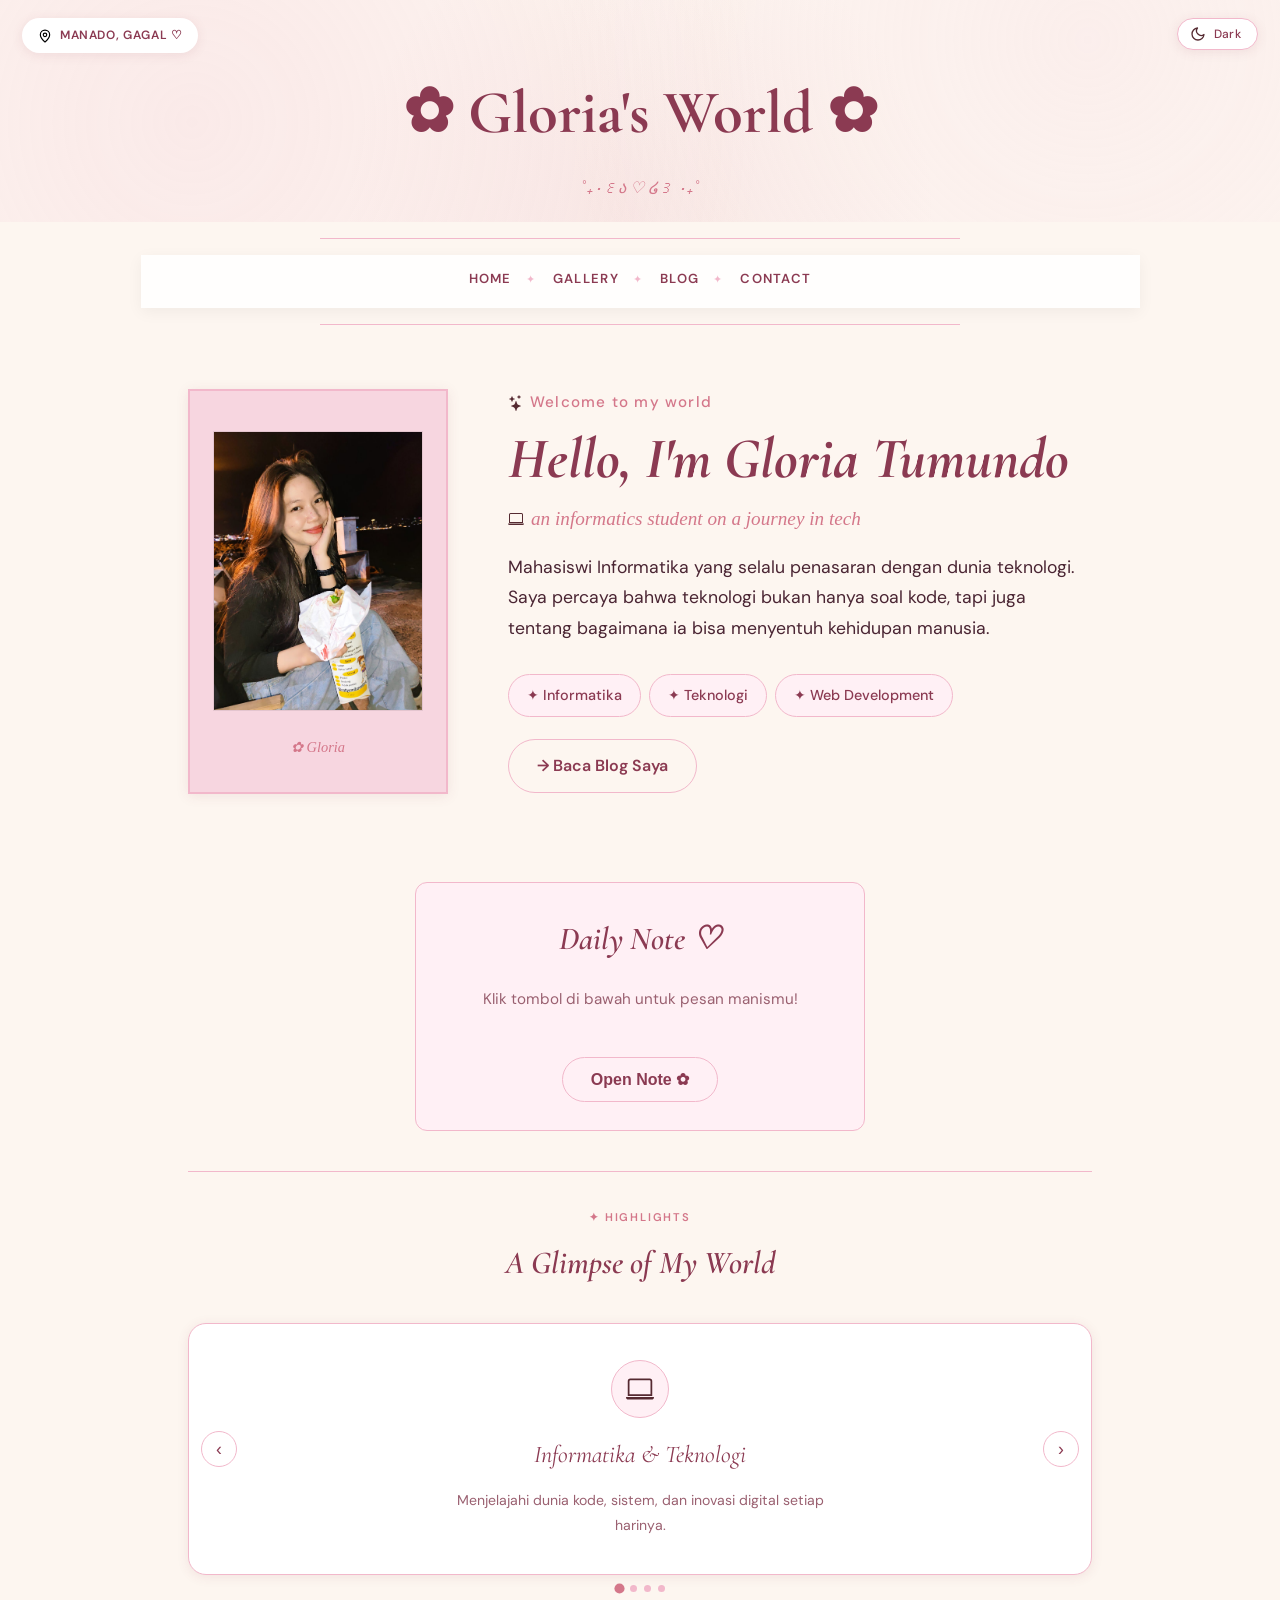
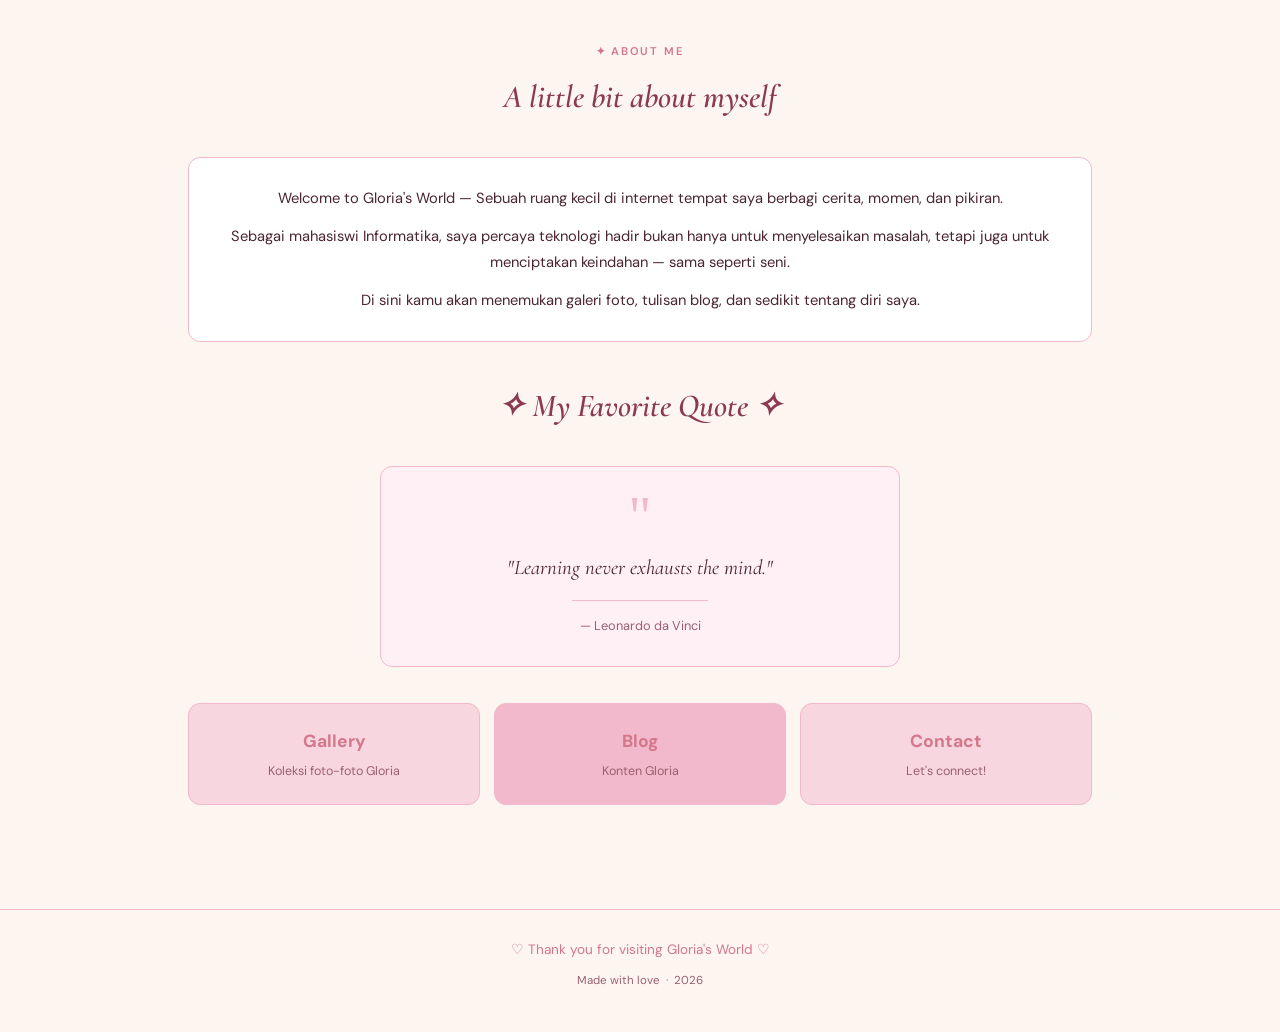
<file: index.html>
<!DOCTYPE html>
<html lang="id">
<head>
  <meta charset="UTF-8">
  <meta name="viewport" content="width=device-width, initial-scale=1.0">
  <title>Home — Gloria ✿</title>
  <link rel="stylesheet" href="style.css">
</head>
<body>


<!-- Dark Toggle -->
<button class="dark-toggle" id="darkToggle" aria-label="Toggle dark mode">
  <img src="icons/moon.svg"  class="toggle-icon moon-icon" alt="Dark">
  <img src="icons/sun.svg"   class="toggle-icon sun-icon"  alt="Light">
  <span class="toggle-label-moon">Dark</span>
  <span class="toggle-label-sun" style="display:none">Light</span>
</button>
<style>
  body.dark .toggle-label-moon { display:none!important; }
  body.dark .toggle-label-sun  { display:inline!important; }
</style>

<!-- Header -->
<header class="site-header fade-in">
  <h1 class="title">✿ Gloria's World ✿</h1>
  <p class="subtitle">˚₊‧꒰ა ♡ ໒꒱ ‧₊˚</p>
</header>
<hr class="divider">

<!-- Navbar -->
<nav class="navbar fade-in delay-1">
  <a href="index.html">Home</a><span class="sep">✦</span>
  <a href="gallery.html">Gallery</a><span class="sep">✦</span>
  <a href="blog.html">Blog</a><span class="sep">✦</span>
  <a href="contact.html">Contact</a>
  <!-- Widget Cuaca Minimalis di Navbar (Sejajar & Estetik) -->
</nav>
<hr class="divider">

<div class="page-wrapper">

  <!-- Hero -->
  <section class="hero-section">
    <div>
      <div class="hero-photo-frame fade-in delay-1">
        <img src="img/foto16.jpeg" alt="Gloria">
        <div class="hero-photo-caption">✿ Gloria</div>
      </div>
    </div>
    <div class="hero-text fade-in delay-2">
      <p class="welcome-tag">
        <img src="icons/stars.svg" class="icon-svg icon-svg-sm" alt="">
        Welcome to my world
      </p>
      <h2 class="hero-name">Hello, I'm Gloria Tumundo</h2>
      <p class="hero-role">
        <img src="icons/laptop.svg" class="icon-svg icon-svg-sm" alt="">
        an informatics student on a journey in tech
      </p>
      <p class="hero-desc">
        Mahasiswi Informatika yang selalu penasaran dengan dunia teknologi.
        Saya percaya bahwa teknologi bukan hanya soal kode, tapi juga tentang
        bagaimana ia bisa menyentuh kehidupan manusia.
      </p>
      <div class="hero-tags">
        <span class="tag-pill">✦ Informatika</span>
        <span class="tag-pill">✦ Teknologi</span>
        <span class="tag-pill">✦ Web Development</span>
      </div>
      <a href="blog.html" class="btn-link">→ Baca Blog Saya</a>
    </div>
  </section>
  
  <!-- Widget Daily Notes (Tengah Halaman) -->
  <section class="box-soft fade-in delay-2" style="max-width: 450px; margin: 40px auto; text-align: center; display: flex; flex-direction: column; align-items: center;">
  
    <h3 class="heading" style="font-family: var(--font-display); font-size: 2rem; font-style: italic; color: var(--text-wine); font-weight: 600; margin-bottom: 5px;">
    Daily Note ♡
    </h3>
  
    <p id="noteDisplay" style="font-family: var(--font-body); color: var(--text-mid); margin: 15px 0; min-height: 45px; font-size: 0.95rem; line-height: 1.6;">
      Klik tombol di bawah untuk pesan manismu!
    </p>
  
    <button id="btnNote" class="btn-link" style="margin-top: 10px;">
      Open Note ✿
    </button>

  </section>

  <hr class="divider" style="width:100%; margin:8px 0 36px;">

  <!-- Carousel -->
  <section class="fade-in">
    <div class="section-head">
      <span class="section-label">✦ Highlights</span>
      <h2 class="heading">A Glimpse of My World</h2>
    </div>
    <div class="carousel-wrapper">
      <button class="carousel-btn prev" id="carouselPrev" aria-label="Previous">‹</button>
      <div class="carousel-track" id="carouselTrack">

        <div class="carousel-slide">
          <div class="slide-icon">
            <img src="icons/laptop.svg" class="icon-svg-md icon-filter" alt="">
          </div>
          <p class="slide-title">Informatika &amp; Teknologi</p>
          <p class="slide-text">Menjelajahi dunia kode, sistem, dan inovasi digital setiap harinya.</p>
        </div>

        <div class="carousel-slide">
          <div class="slide-icon">
            <img src="icons/palette.svg" class="icon-svg-md icon-filter" alt="">
          </div>
          <p class="slide-title">Seni &amp; Kreativitas</p>
          <p class="slide-text">Percaya bahwa kode bisa menjadi medium seni — creative coding is my love.</p>
        </div>

        <div class="carousel-slide">
          <div class="slide-icon">
            <img src="icons/camera.svg" class="icon-svg-md icon-filter" alt="">
          </div>
          <p class="slide-title">Momen &amp; Kenangan</p>
          <p class="slide-text">Mengabadikan setiap momen indah dalam galeri foto penuh warna.</p>
        </div>

        <div class="carousel-slide">
          <div class="slide-icon">
            <img src="icons/book.svg" class="icon-svg-md icon-filter" alt="">
          </div>
          <p class="slide-title">Terus Belajar</p>
          <p class="slide-text">"Learning never exhausts the mind." — selalu ada hal baru untuk dipelajari.</p>
        </div>

      </div>
      <button class="carousel-btn next" id="carouselNext" aria-label="Next">›</button>
    </div>
    <div class="carousel-dots" id="carouselDots"></div>
  </section>

  <div class="spacer-md"></div>

  <!-- About -->
  <section class="fade-in">
    <div class="section-head">
      <span class="section-label">✦ About Me</span>
      <h2 class="heading">A little bit about myself</h2>
    </div>
    <div class="box" style="text-align:center;">
      <p style="color:var(--text-dark);font-size:.92rem;margin-bottom:12px;transition:color .4s ease;">
        Welcome to Gloria's World — Sebuah ruang kecil di internet tempat saya berbagi cerita, momen, dan pikiran.
      </p>
      <p style="color:var(--text-dark);font-size:.92rem;margin-bottom:12px;transition:color .4s ease;">
        Sebagai mahasiswi Informatika, saya percaya teknologi hadir bukan hanya untuk menyelesaikan masalah,
        tetapi juga untuk menciptakan keindahan — sama seperti seni.
      </p>
      <p style="color:var(--text-dark);font-size:.92rem;transition:color .4s ease;">
        Di sini kamu akan menemukan galeri foto, tulisan blog, dan sedikit tentang diri saya.
      </p>
    </div>
  </section>

  <div class="spacer-md"></div>

  <!-- Quote -->
  <section class="fade-in">
    <div class="section-head">
      <h2 class="heading">✧ My Favorite Quote ✧</h2>
    </div>
    <div class="box-soft" style="text-align:center;max-width:520px;margin:0 auto;">
      <span class="quote-mark">"</span>
      <p class="quote-text">"Learning never exhausts the mind."</p>
      <hr class="divider" style="width:30%;margin:14px auto 10px;">
      <p class="quote-author">— Leonardo da Vinci</p>
    </div>
  </section>

  <div class="spacer-md"></div>

  <!-- Quick Links -->
  <section class="fade-in">
    <div class="quick-links">
  <a href="gallery.html" class="quick-link-card">
    <div>
      <h3>Gallery</h3>
      <p>Koleksi foto-foto Gloria</p>
    </div>
  </a>

  <a href="blog.html" class="quick-link-card">
    <div>
      <h3>Blog</h3>
      <p>Konten Gloria</p>
    </div>
  </a>

  <a href="contact.html" class="quick-link-card">
    <div>
      <h3>Contact</h3>
      <p>Let's connect!</p>
    </div>
  </a>
</div>
  </section>

  <div class="spacer-lg"></div>
</div>


<!-- Footer -->
<footer class="site-footer">
  <p>♡ Thank you for visiting Gloria's World ♡</p>
  <small>Made with love &nbsp;·&nbsp; 2026</small>
</footer>

<script src="script.js"></script>
</body>
</html>
</file>
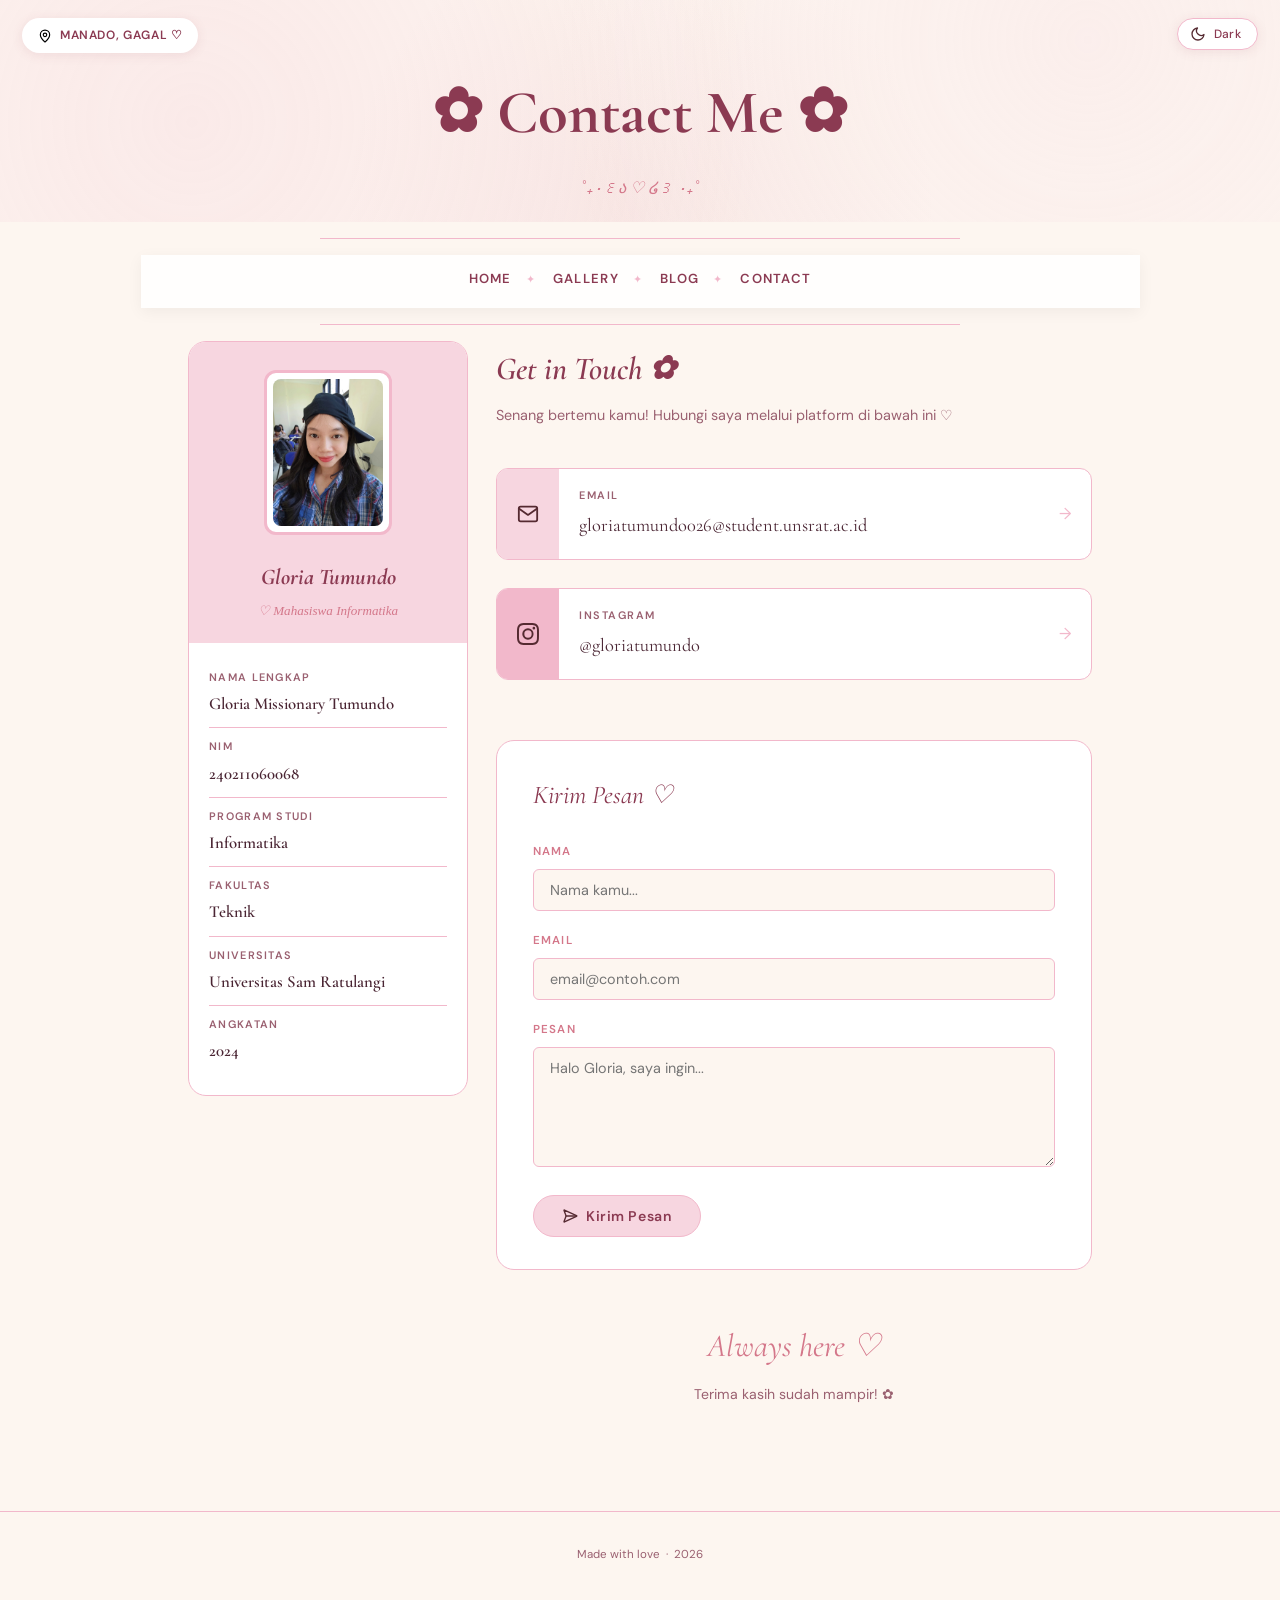
<file: contact.html>
<!DOCTYPE html>
<html lang="id">
<head>
  <meta charset="UTF-8">
  <meta name="viewport" content="width=device-width, initial-scale=1.0">
  <title>Contact — Gloria ✿</title>
  <link rel="stylesheet" href="style.css">
</head>
<body>

<button class="dark-toggle" id="darkToggle" aria-label="Toggle dark mode">
  <img src="icons/moon.svg" class="toggle-icon moon-icon" alt="Dark">
  <img src="icons/sun.svg"  class="toggle-icon sun-icon"  alt="Light">
  <span class="toggle-label-moon">Dark</span>
  <span class="toggle-label-sun" style="display:none">Light</span>
</button>
<style>
  body.dark .toggle-label-moon{display:none!important;}
  body.dark .toggle-label-sun{display:inline!important;}
</style>

<header class="site-header fade-in">
  <h1 class="title">✿ Contact Me ✿</h1>
  <p class="subtitle">˚₊‧꒰ა ♡ ໒꒱ ‧₊˚</p>
</header>
<hr class="divider">

<nav class="navbar fade-in delay-1">
  <a href="index.html">Home</a><span class="sep">✦</span>
  <a href="gallery.html">Gallery</a><span class="sep">✦</span>
  <a href="blog.html">Blog</a><span class="sep">✦</span>
  <a href="contact.html">Contact</a>
</nav>
<hr class="divider">

<div class="page-wrapper">

  <!-- ── SIDEBAR LAYOUT: Data Diri kiri, Kontak kanan ── -->
  <div class="contact-layout fade-in delay-2">

    <!-- KIRI: Data Diri -->
    <aside class="profile-sidebar">
      <div class="profile-sidebar-top">
        <div class="profile-photo-wrap">
          <img src="img/foto26.jpg" alt="Gloria Tumundo">
        </div>
        <p class="profile-name">Gloria Tumundo</p>
        <p class="profile-role">♡ Mahasiswa Informatika</p>
      </div>
      <div class="profile-data">
        <div class="profile-data-row">
          <span class="profile-data-key">Nama Lengkap</span>
          <span class="profile-data-val">Gloria Missionary Tumundo</span>
        </div>
        <div class="profile-data-row">
          <span class="profile-data-key">NIM</span>
          <span class="profile-data-val">240211060068</span>
        </div>
        <div class="profile-data-row">
          <span class="profile-data-key">Program Studi</span>
          <span class="profile-data-val">Informatika</span>
        </div>
        <div class="profile-data-row">
          <span class="profile-data-key">Fakultas</span>
          <span class="profile-data-val">Teknik</span>
        </div>
        <div class="profile-data-row">
          <span class="profile-data-key">Universitas</span>
          <span class="profile-data-val">Universitas Sam Ratulangi</span>
        </div>
        <div class="profile-data-row">
          <span class="profile-data-key">Angkatan</span>
          <span class="profile-data-val">2024</span>
        </div>
      </div>
    </aside>

    <!-- KANAN: Kontak (isi asli) -->
    <div class="contact-right">

      <div class="section-head" style="text-align:left; margin-bottom:24px;">
        <h2 class="heading" style="font-style:italic;">Get in Touch ✿</h2>
        <p style="font-size:.9rem;color:var(--text-mid);margin-top:6px;transition:color .4s;">
          Senang bertemu kamu! Hubungi saya melalui platform di bawah ini ♡
        </p>
      </div>

      <a href="mailto:gloriatumundo026@student.unsrat.ac.id" style="display:block;">
        <div class="contact-card">
          <div class="contact-icon">
            <img src="icons/mail.svg" class="icon-svg icon-filter" alt="Email">
          </div>
          <div class="contact-info">
            <p class="contact-label">Email</p>
            <p class="contact-value">gloriatumundo026@student.unsrat.ac.id</p>
          </div>
          <div class="contact-arrow">→</div>
        </div>
      </a>

      <a href="https://instagram.com/gloriatumundo" target="_blank" style="display:block;">
        <div class="contact-card">
          <div class="contact-icon blush">
            <img src="icons/instagram.svg" class="icon-svg icon-filter" alt="Instagram">
          </div>
          <div class="contact-info">
            <p class="contact-label">Instagram</p>
            <p class="contact-value">@gloriatumundo</p>
          </div>
          <div class="contact-arrow">→</div>
        </div>
      </a>

      <div class="spacer-sm"></div>

      <div class="contact-form">
        <p class="form-title">Kirim Pesan ♡</p>
        <form id="contactForm" novalidate>

          <div class="form-group">
            <label for="name">Nama</label>
            <input type="text" id="name" name="name" placeholder="Nama kamu...">
            <p class="form-error" id="nameError">Nama minimal 2 karakter ya ♡</p>
          </div>

          <div class="form-group">
            <label for="email">Email</label>
            <input type="email" id="email" name="email" placeholder="email@contoh.com">
            <p class="form-error" id="emailError">Masukkan alamat email yang valid ♡</p>
          </div>

          <div class="form-group">
            <label for="message">Pesan</label>
            <textarea id="message" name="message" placeholder="Halo Gloria, saya ingin..."></textarea>
            <p class="form-error" id="messageError">Pesan minimal 10 karakter ya ♡</p>
          </div>

          <button type="submit" class="form-submit">
            <img src="icons/send-horizontal.svg" class="icon-svg-sm" alt=""
                 style="filter:invert(27%) sepia(20%) saturate(1100%) hue-rotate(300deg) brightness(0.72);">
            Kirim Pesan
          </button>

        </form>
        <div class="form-success" id="formSuccess">
          ✿ Terima kasih! Pesan kamu sudah saya terima ♡
        </div>
      </div>

      <div class="spacer-sm"></div>

      <div style="text-align:center;">
        <p style="font-family:'Cormorant Garamond',Georgia,serif;font-size:2rem;font-style:italic;color:var(--text-rose);">
          Always here ♡
        </p>
        <p style="font-size:.88rem;color:var(--text-mid);margin-top:8px;transition:color .4s;">
          Terima kasih sudah mampir! ✿
        </p>
      </div>

    </div><!-- /contact-right -->
  </div><!-- /contact-layout -->

  <div class="spacer-lg"></div>
</div>

<footer class="site-footer">
  <small>Made with love &nbsp;·&nbsp; 2026</small>
</footer>

<script src="script.js"></script>
</body>
</html>
</file>
<file: style.css>
/* ============================================================
   style.css — Gloria's World
   ============================================================ */

@import url('https://fonts.googleapis.com/css2?family=Cormorant+Garamond:ital,wght@0,300;0,400;0,600;0,700;1,300;1,400;1,600;1,700&family=DM+Sans:opsz,wght@9..40,300;9..40,400;9..40,500;9..40,600&display=swap');

/* ── Variables (Light Mode) ── */
:root {
  --bg:           #FDF6F0;
  --bg-card:      #FFFFFF;
  --bg-pink:      #F7D6E0;
  --bg-blush:     #F2B8CB;
  --bg-soft:      #FFF0F5;
  --text-dark:    #4A2533;
  --text-mid:     #9A6070;
  --text-rose:    #D4778A;
  --text-wine:    #8B3A52;
  --border:       #F2B8CB;
  --shadow-sm:    0 2px 12px rgba(139,58,82,0.10);
  --shadow-md:    0 8px 32px rgba(139,58,82,0.15);
  --shadow-lg:    0 16px 48px rgba(139,58,82,0.18);
  --glow:         0 0 20px rgba(212,119,138,0.38);
  --radius-sm:    6px;
  --radius-md:    12px;
  --radius-lg:    18px;
  --radius-img:   14px;
  --transition:   0.28s cubic-bezier(0.4,0,0.2,1);
  --font-display: 'Cormorant Garamond', Georgia, serif;
  --font-body:    'DM Sans', Arial, sans-serif;
}

/* ── Variables (Dark Mode) ── */
body.dark {
  --bg:           #180f13;
  --bg-card:      #231419;
  --bg-pink:      #3a1f2b;
  --bg-blush:     #4a2535;
  --bg-soft:      #2a1520;
  --text-dark:    #f0d6e0;
  --text-mid:     #c49aaa;
  --text-rose:    #e8a0b5;
  --text-wine:    #f2b8cb;
  --border:       #6b3a4d;
  --shadow-sm:    0 2px 12px rgba(0,0,0,0.35);
  --shadow-md:    0 8px 32px rgba(0,0,0,0.45);
  --glow:         0 0 20px rgba(242,184,203,0.18);
}

/* ── Reset ── */
*, *::before, *::after { box-sizing: border-box; margin: 0; padding: 0; }
html { scroll-behavior: smooth; }

/* ── Base & Custom Cursor ── */
body {
  background-color: var(--bg);
  color: var(--text-dark);
  font-family: var(--font-body);
  font-size: 15px;
  line-height: 1.75;
  transition: background-color 0.4s ease, color 0.4s ease;
  min-height: 100vh;
  cursor: url("data:image/svg+xml,%3Csvg xmlns='http://www.w3.org/2000/svg' width='24' height='24' viewBox='0 0 24 24'%3E%3Ctext y='20' font-size='20'%3E✿%3C/text%3E%3C/svg%3E") 12 12, auto;
}
body.dark {
  cursor: url("data:image/svg+xml,%3Csvg xmlns='http://www.w3.org/2000/svg' width='24' height='24' viewBox='0 0 24 24'%3E%3Ctext y='20' font-size='20' fill='%23f0d6e0'%3E✿%3C/text%3E%3C/svg%3E") 12 12, auto;
}

a, button, [onclick], .gallery-item, .carousel-btn, .carousel-dot, .dark-toggle {
  cursor: url("data:image/svg+xml,%3Csvg xmlns='http://www.w3.org/2000/svg' width='24' height='24' viewBox='0 0 24 24'%3E%3Ctext y='20' font-size='20'%3E✿%3C/text%3E%3C/svg%3E") 12 12, pointer;
}
body.dark a,
body.dark button,
body.dark [onclick],
body.dark .gallery-item,
body.dark .carousel-btn,
body.dark .carousel-dot,
body.dark .dark-toggle {
  cursor: url("data:image/svg+xml,%3Csvg xmlns='http://www.w3.org/2000/svg' width='24' height='24' viewBox='0 0 24 24'%3E%3Ctext y='20' font-size='20' fill='%23f0d6e0'%3E✿%3C/text%3E%3C/svg%3E") 12 12, pointer;
}

a { color: var(--text-rose); text-decoration: none; transition: color var(--transition); }
a:hover { color: var(--text-wine); }
img { display: block; }

/* ── Page Wrapper ── */
.page-wrapper { max-width: 960px; margin: 0 auto; padding: 0 28px; }

/* ── Dark Mode Toggle ── */
.dark-toggle {
  position: fixed;
  top: 18px; right: 22px;
  z-index: 9999;
  background: var(--bg-card);
  border: 1.5px solid var(--border);
  border-radius: 50px;
  padding: 7px 16px 7px 12px;
  display: flex; align-items: center; gap: 8px;
  color: var(--text-wine);
  font-family: var(--font-body);
  font-size: 12px; font-weight: 500;
  box-shadow: var(--shadow-sm);
  transition: all var(--transition);
  letter-spacing: 0.03em;
  outline: none;
}
.dark-toggle:hover {
  transform: translateY(-2px);
  box-shadow: var(--shadow-md), var(--glow);
  background: var(--bg-soft);
}
.dark-toggle .toggle-icon { width: 16px; height: 16px; display: block; }
body:not(.dark) .dark-toggle .toggle-icon.sun-icon { display: none; }
body.dark .dark-toggle .toggle-icon.moon-icon { display: none; }

/* ── Icon Helpers ── */
.icon-svg {
  display: inline-block;
  width: 22px; height: 22px;
  vertical-align: middle;
  transition: filter var(--transition), transform var(--transition);
}
.icon-svg-sm { width: 16px; height: 16px; }
.icon-svg-md { width: 28px; height: 28px; }
.icon-svg-lg { width: 40px; height: 40px; }

body:not(.dark) .icon-svg,
body:not(.dark) .icon-filter,
body:not(.dark) .toggle-icon {
  filter: invert(27%) sepia(20%) saturate(1100%) hue-rotate(300deg) brightness(0.72);
}
body.dark .icon-svg,
body.dark .icon-filter,
body.dark .toggle-icon {
  filter: invert(80%) sepia(15%) saturate(500%) hue-rotate(300deg) brightness(1.3);
}

/* ── Header ── */
.site-header {
  text-align: center;
  padding: 60px 24px 20px;
  position: relative; overflow: hidden;
}
.site-header::before {
  content: '';
  position: absolute; inset: 0;
  background:
    radial-gradient(circle at 15% 55%, rgba(242,184,203,0.20) 0%, transparent 52%),
    radial-gradient(circle at 85% 18%, rgba(247,214,224,0.24) 0%, transparent 48%),
    radial-gradient(circle at 50% 95%, rgba(212,119,138,0.11) 0%, transparent 44%);
  pointer-events: none;
}
.site-header .title {
  font-family: var(--font-display);
  font-size: clamp(2.2rem, 6vw, 3.8rem);
  color: var(--text-wine); font-weight: 700; position: relative;
}
.site-header .subtitle {
  font-family: 'Georgia', serif;
  color: var(--text-rose); font-size: 1rem;
  font-style: italic; margin-top: 8px; position: relative;
}

/* ── Divider ── */
.divider {
  border: none; border-top: 1px solid var(--border);
  width: 50%; margin: 16px auto;
  transition: border-color 0.4s ease;
}

/* ── Navbar ── */
nav {
  position: sticky; top: 0px; z-index: 9998;
  background-color: rgba(255,255,255,0.85);
  backdrop-filter: blur(10px); -webkit-backdrop-filter: blur(10px);
  box-shadow: 0 4px 15px rgba(0,0,0,0.05);
  width: 999px; max-width: 90%;
  margin: 0 auto; padding: 15px 0;
}
body.dark nav {
  background-color: rgba(45,25,33,0.85);
  box-shadow: 0 4px 15px rgba(0,0,0,0.6);
}
.navbar { text-align: center; padding: 10px 0 16px; }
.navbar a {
  font-family: var(--font-body);
  font-size: 0.82rem; font-weight: 600;
  color: var(--text-wine);
  letter-spacing: 0.10em; text-transform: uppercase;
  padding: 4px 2px; position: relative;
  transition: color var(--transition);
}
.navbar a::after {
  content: '';
  position: absolute; bottom: -1px; left: 50%;
  transform: translateX(-50%);
  width: 0; height: 1.5px;
  background: linear-gradient(90deg, var(--bg-blush), var(--text-rose));
  border-radius: 2px;
  transition: width 0.32s cubic-bezier(0.4,0,0.2,1);
}
.navbar a:hover { color: var(--text-rose); }
.navbar a:hover::after { width: 100%; }
.navbar .sep { color: var(--border); margin: 0 12px; font-size: 0.7rem; }

/* ── Section Labels & Heads ── */
.section-label {
  font-family: var(--font-body);
  font-size: 0.70rem; font-weight: 600;
  letter-spacing: 0.16em; text-transform: uppercase;
  color: var(--text-rose);
}
.section-head { text-align: center; margin-bottom: 32px; }
.section-head .section-label { display: block; margin-bottom: 8px; }
.section-head .heading {
  font-family: var(--font-display);
  font-size: 2rem; font-style: italic;
  color: var(--text-wine); font-weight: 600;
}

/* ── Hero Section ── */
.hero-section {
  display: grid;
  grid-template-columns: 260px 1fr;
  gap: 60px; align-items: center;
  padding: 48px 0; width: 100%;
}
.hero-photo-frame {
  background: var(--bg-pink);
  border: 2px solid var(--border);
  border-radius: 0px;
  padding: 40px 23px 0;
  display: inline-block;
  box-sizing: border-box; width: 100%;
  box-shadow: var(--shadow-sm);
  transition: transform 0.4s ease, box-shadow 0.4s ease;
}
.hero-photo-frame:hover {
  transform: translateY(-4px) rotate(-1deg);
  box-shadow: var(--shadow-md);
}
.hero-photo-frame img {
  width: 100%; height: 280px;
  object-fit: cover; border-radius: 0px;
  display: block; border: 1px solid rgba(0,0,0,0.08);
}
.hero-photo-caption {
  text-align: center; padding: 24px 4px 32px;
  font-family: 'Georgia', serif; font-style: italic;
  color: var(--text-rose); font-size: 0.9rem;
}
.welcome-tag {
  font-size: 0.95rem; font-weight: 500;
  color: var(--text-rose); letter-spacing: 0.08em;
  display: flex; align-items: center; gap: 6px;
  margin-bottom: 10px;
}
.hero-name {
  font-family: var(--font-display);
  font-size: clamp(2.4rem, 5vw, 3.6rem);
  font-style: italic; font-weight: 700;
  color: var(--text-wine); line-height: 1.15;
  margin-bottom: 10px;
}
.hero-role {
  font-family: 'Georgia', serif; font-style: italic;
  color: var(--text-rose); font-size: 1.2rem;
  margin-bottom: 16px;
  display: flex; align-items: center; gap: 7px;
}
.hero-text { width: 100%; max-width: none; }
.hero-desc {
  font-size: 1.1rem; color: var(--text-dark);
  margin-bottom: 30px; max-width: none;
  transition: color 0.4s ease;
}
.hero-tags { display: flex; flex-wrap: wrap; gap: 8px; margin-bottom: 22px; }
.tag-pill {
  background: var(--bg-soft);
  border: 1px solid var(--border);
  border-radius: 50px; padding: 8px 18px;
  font-size: 0.9rem; color: var(--text-wine); font-weight: 500;
  transition: background-color 0.4s, border-color 0.4s,
              transform var(--transition), box-shadow var(--transition);
}
.tag-pill:hover { transform: translateY(-2px); box-shadow: var(--shadow-sm); }
.btn-link {
  display: inline-flex; align-items: center; gap: 7px;
  font-weight: 600; font-size: 1rem;
  color: var(--text-wine);
  border: 1.5px solid var(--border);
  border-radius: 50px; padding: 12px 28px;
  background: transparent;
  transition: all var(--transition);
}
.btn-link:hover {
  background: var(--bg-pink);
  box-shadow: var(--glow), var(--shadow-sm);
  transform: translateY(-2px); color: var(--text-wine);
}

/* ── Boxes ── */
.box {
  background: var(--bg-card); border: 1px solid var(--border);
  border-radius: var(--radius-md); padding: 28px 32px;
  transition: background-color 0.4s, border-color 0.4s;
}
.box-soft {
  background: var(--bg-soft); border: 1px solid var(--border);
  border-radius: var(--radius-md); padding: 28px 32px;
  transition: background-color 0.4s, border-color 0.4s;
}
.quote-mark {
  font-family: 'Georgia', serif; font-size: 3.5rem;
  color: var(--border); line-height: 0.8;
  display: block; margin-bottom: 10px;
}
.quote-text {
  font-family: var(--font-display);
  font-size: 1.3rem; font-style: italic;
  color: var(--text-dark); transition: color 0.4s ease;
}
.quote-author {
  font-size: 0.8rem; color: var(--text-mid);
  margin-top: 14px; transition: color 0.4s ease;
}

/* ── Quick Links ── */
.quick-links { display: grid; grid-template-columns: repeat(3,1fr); gap: 14px; }
.quick-link-card {
  background: var(--bg-pink); border: 1px solid var(--border);
  border-radius: var(--radius-md); padding: 22px 18px; text-align: center;
  transition: background-color 0.4s, border-color 0.4s,
              transform var(--transition), box-shadow var(--transition);
}
.quick-link-card:hover { transform: translateY(-5px); box-shadow: var(--shadow-md), var(--glow); }
.quick-link-card:nth-child(2) { background: var(--bg-blush); }
.quick-link-card a { font-weight: 600; font-size: 0.9rem; color: var(--text-wine); }
.quick-link-card p { font-size: 0.78rem; color: var(--text-mid); margin-top: 4px; transition: color 0.4s; }

/* ── Carousel ── */
.carousel-wrapper {
  position: relative; overflow: hidden;
  border: 1px solid var(--border); border-radius: var(--radius-lg);
  background: var(--bg-card); box-shadow: var(--shadow-sm);
  transition: background-color 0.4s;
}
.carousel-track { display: flex; transition: transform 0.6s cubic-bezier(0.4,0,0.2,1); }
.carousel-slide {
  min-width: 100%;
  display: flex; flex-direction: column; align-items: center;
  padding: 36px 32px; gap: 12px; text-align: center;
}
.carousel-slide .slide-icon {
  width: 58px; height: 58px; background: var(--bg-soft);
  border: 1.5px solid var(--border); border-radius: 50%;
  display: flex; align-items: center; justify-content: center;
  margin-bottom: 4px;
  transition: background-color 0.4s, box-shadow var(--transition);
}
.carousel-slide:hover .slide-icon { box-shadow: var(--glow); }
.carousel-slide .slide-title {
  font-family: var(--font-display); font-size: 1.5rem;
  font-style: italic; color: var(--text-wine);
}
.carousel-slide .slide-text {
  font-size: 0.88rem; color: var(--text-mid); max-width: 380px; transition: color 0.4s;
}
.carousel-btn {
  position: absolute; top: 50%; transform: translateY(-50%);
  background: var(--bg-card); border: 1px solid var(--border);
  color: var(--text-wine); width: 36px; height: 36px; border-radius: 50%;
  font-size: 1.1rem;
  display: flex; align-items: center; justify-content: center;
  transition: all var(--transition); z-index: 10;
}
.carousel-btn:hover { background: var(--bg-pink); box-shadow: var(--glow); transform: translateY(-50%) scale(1.1); }
.carousel-btn.prev { left: 12px; }
.carousel-btn.next { right: 12px; }
.carousel-dots { display: flex; justify-content: center; gap: 7px; padding: 10px 0 14px; }
.carousel-dot {
  width: 7px; height: 7px; border-radius: 50%;
  background: var(--border); border: none;
  transition: background var(--transition), transform var(--transition);
}
.carousel-dot.active { background: var(--text-rose); transform: scale(1.45); }

/* ── Gallery ── */
.gallery-grid { display: flex; flex-direction: column; gap: 10px; }
.gallery-row { display: flex; gap: 10px; }
.gallery-item {
  overflow: hidden; position: relative;
  border: 2px solid var(--border); border-radius: var(--radius-img);
  transition: border-color var(--transition), box-shadow var(--transition);
}
.gallery-item:hover { box-shadow: var(--shadow-md); }
.gallery-item img {
  width: 100%; height: 100%; object-fit: cover; display: block;
  transition: transform 0.45s ease, filter 0.35s ease;
}
.gallery-item:hover img { transform: scale(1.05); filter: brightness(0.80); }
.gallery-item .img-caption {
  position: absolute; bottom: 0; left: 0; right: 0;
  background: linear-gradient(0deg, rgba(74,37,51,0.84) 0%, transparent 100%);
  padding: 30px 14px 12px;
  transform: translateY(100%);
  transition: transform 0.32s cubic-bezier(0.4,0,0.2,1);
  border-radius: 0 0 calc(var(--radius-img) - 2px) calc(var(--radius-img) - 2px);
}
.gallery-item:hover .img-caption { transform: translateY(0); }
.img-caption span {
  font-family: var(--font-display); font-style: italic; font-size: 0.88rem;
  color: #fff; display: flex; align-items: center; gap: 6px;
}

/* ── Blog Article Cards ── */
.article-card {
  display: grid; grid-template-columns: 1fr 1.8fr;
  border: 1px solid var(--border); margin-bottom: 28px;
  background: var(--bg-card); border-radius: var(--radius-lg); overflow: hidden;
  transition: background-color 0.4s, border-color 0.4s,
              transform var(--transition), box-shadow var(--transition);
}
.article-card:hover { transform: translateY(-5px); box-shadow: var(--shadow-lg); }
.article-card.reverse { grid-template-columns: 1.8fr 1fr; }
.article-card .panel-img {
  background: var(--bg-pink); overflow: hidden;
  transition: background-color 0.4s;
  display: flex; align-items: center; justify-content: center;
}
.article-card .panel-img img {
  width: 100%; height: 100%; object-fit: cover; transition: transform 0.45s ease;
}
.article-card:hover .panel-img img { transform: scale(1.04); }
.article-card .panel-icon {
  background: var(--bg-pink);
  display: flex; flex-direction: column; align-items: center;
  justify-content: center; gap: 14px; padding: 32px 20px;
  transition: background-color 0.4s;
}
.article-card .panel-icon .icon-circle {
  width: 66px; height: 66px; border-radius: 50%;
  background: var(--bg-card); border: 1.5px solid var(--border);
  display: flex; align-items: center; justify-content: center;
  transition: background-color 0.4s, box-shadow var(--transition);
}
.article-card:hover .panel-icon .icon-circle { box-shadow: var(--glow); }
.article-card .panel-icon .icon-label {
  font-family: var(--font-display); font-size: 1.1rem;
  font-style: italic; color: var(--text-wine);
}
.article-card .panel-text {
  padding: 30px 32px; display: flex; flex-direction: column; gap: 10px;
}
.article-card .article-meta {
  font-size: 0.70rem; font-weight: 600;
  letter-spacing: 0.14em; text-transform: uppercase; color: var(--text-rose);
}
.article-card .article-title {
  font-family: var(--font-display); font-size: 1.55rem;
  font-style: italic; font-weight: 700; color: var(--text-dark);
  line-height: 1.25; transition: color 0.4s;
}
.article-card .article-body {
  font-size: 0.88rem; color: var(--text-dark);
  line-height: 1.80; transition: color 0.4s;
}

/* ── Video & Infografis ── */
.video-section, .infografis-section {
  border: 1px solid var(--border); border-radius: var(--radius-lg); overflow: hidden;
  background: var(--bg-card); transition: background-color 0.4s, border-color 0.4s;
}
.video-header, .infografis-header {
  padding: 22px; text-align: center; transition: background-color 0.4s;
}
.video-header { background: var(--bg-blush); }
.infografis-header { background: var(--bg-pink); }
.video-body, .infografis-body { padding: 28px; text-align: center; }
.video-body video {
  max-width: 100%; width: 520px;
  display: block; margin: 0 auto 16px; border-radius: var(--radius-md);
}
.infografis-body img { width: 96%; display: block; margin: 0 auto; border-radius: var(--radius-sm); }

/* ── Video Floating (blog.html) ── */
.video-floating-cinematic { max-width: 550px; margin: 40px auto; perspective: 1000px; }
.video-container-inner {
  position: relative; width: 100%; aspect-ratio: 16/9;
  background: #000; border-radius: 28px; overflow: hidden;
  box-shadow: 0 20px 50px rgba(74,37,51,0.2);
  transition: transform 0.5s cubic-bezier(0.175,0.885,0.32,1.275), box-shadow 0.5s ease;
}
.video-container-inner:hover {
  transform: translateY(-12px) scale(1.02);
  box-shadow: 0 30px 60px rgba(74,37,51,0.3);
}
.video-container-inner video { width: 100%; height: 100%; object-fit: cover; display: block; }
.video-overlay {
  position: absolute; top: 0; left: 0; width: 100%; height: 100%;
  background-size: cover; background-position: center;
  z-index: 10; display: flex; align-items: center; justify-content: center;
  cursor: pointer; transition: all 0.4s ease;
}
.video-overlay::before {
  content: ''; position: absolute; top: 0; left: 0; width: 100%; height: 100%;
  background: rgba(0,0,0,0.2); transition: background 0.3s ease;
}
.video-overlay:hover::before { background: rgba(0,0,0,0.4); }
.play-btn-modern {
  position: relative; z-index: 11;
  width: 80px; height: 80px;
  background: rgba(255,255,255,0.25);
  backdrop-filter: blur(10px); -webkit-backdrop-filter: blur(10px);
  border: 1px solid rgba(255,255,255,0.4); border-radius: 50%;
  display: flex; align-items: center; justify-content: center;
  transition: all 0.4s ease;
}
.play-icon { color: #fff; font-size: 24px; margin-left: 5px; transition: transform 0.3s ease; }
.video-overlay:hover .play-btn-modern {
  transform: scale(1.15); background: rgba(255,255,255,0.9);
}
.video-overlay:hover .play-icon { color: var(--text-wine); transform: scale(1.1); }

/* ── Contact Cards ── */
.contact-card {
  display: flex; align-items: center;
  border: 1px solid var(--border); border-radius: var(--radius-md); overflow: hidden;
  background: var(--bg-card); margin-bottom: 12px;
  transition: background-color 0.4s, border-color 0.4s,
              transform var(--transition), box-shadow var(--transition);
}
.contact-card:hover { transform: translateX(5px); box-shadow: var(--shadow-md), var(--glow); }
.contact-icon {
  width: 62px; min-height: 90px; background: var(--bg-pink);
  display: flex; align-items: center; justify-content: center;
  flex-shrink: 0; transition: background-color 0.4s;
}
.contact-icon.blush { background: var(--bg-blush); }
.contact-info { padding: 16px 20px; flex: 1; }
.contact-label {
  font-size: 0.68rem; font-weight: 600;
  letter-spacing: 0.14em; text-transform: uppercase;
  color: var(--text-mid); margin-bottom: 4px; transition: color 0.4s;
}
.contact-value {
  font-family: var(--font-display); font-size: 1.15rem;
  color: var(--text-dark); transition: color 0.4s;
}
.contact-arrow {
  padding: 0 20px; color: var(--border); font-size: 1rem;
  transition: color 0.4s, transform var(--transition);
}
.contact-card:hover .contact-arrow { color: var(--text-rose); transform: translateX(4px); }

/* ── Contact Form ── */
.contact-form {
  background: var(--bg-card); border: 1px solid var(--border);
  border-radius: var(--radius-lg); padding: 32px 36px;
  transition: background-color 0.4s, border-color 0.4s;
}
.contact-form .form-title {
  font-family: var(--font-display); font-size: 1.6rem;
  font-style: italic; color: var(--text-wine); margin-bottom: 24px;
}
.form-group { margin-bottom: 20px; }
.form-group label {
  display: block; font-size: 0.72rem; font-weight: 600;
  letter-spacing: 0.10em; text-transform: uppercase;
  color: var(--text-rose); margin-bottom: 7px;
}
.form-group input, .form-group textarea {
  width: 100%; padding: 11px 16px;
  border: 1.5px solid var(--border);
  background: var(--bg); color: var(--text-dark);
  font-family: var(--font-body); font-size: 0.9rem;
  border-radius: var(--radius-sm); outline: none;
  transition: border-color var(--transition), background-color 0.4s, color 0.4s, box-shadow var(--transition);
}
.form-group input:focus, .form-group textarea:focus {
  border-color: var(--text-rose); box-shadow: 0 0 0 3px rgba(212,119,138,0.12);
}
.form-group input.error, .form-group textarea.error {
  border-color: #c0392b; box-shadow: 0 0 0 3px rgba(192,57,43,0.10);
}
.form-error { font-size: 0.74rem; color: #c0392b; margin-top: 5px; display: none; }
.form-error.visible { display: block; }
.form-group textarea { resize: vertical; min-height: 120px; }
.form-submit {
  display: inline-flex; align-items: center; gap: 8px;
  background: var(--bg-pink); border: 1.5px solid var(--border);
  border-radius: 50px; color: var(--text-wine);
  padding: 11px 28px; font-family: var(--font-body);
  font-size: 0.88rem; font-weight: 600; letter-spacing: 0.04em;
  transition: all var(--transition);
}
.form-submit:hover { background: var(--bg-blush); box-shadow: var(--glow), var(--shadow-sm); transform: translateY(-2px); }
.form-success {
  background: var(--bg-soft); border: 1px solid var(--border);
  border-radius: var(--radius-md); color: var(--text-wine);
  padding: 18px 22px; text-align: center;
  font-family: var(--font-display); font-size: 1.15rem; font-style: italic;
  display: none; margin-top: 16px;
  transition: background-color 0.4s, border-color 0.4s;
}
.form-success.visible { display: block; }

/* ── Contact Page Sidebar Layout ── */
.contact-layout {
  display: grid; grid-template-columns: 280px 1fr;
  gap: 28px; align-items: start;
}
.profile-sidebar {
  background: var(--bg-card); border: 1px solid var(--border);
  border-radius: var(--radius-lg); overflow: hidden;
  position: sticky; top: 24px;
  transition: background-color 0.4s, border-color 0.4s;
}
.profile-sidebar-top {
  background: var(--bg-pink); padding: 28px 20px 20px;
  text-align: center; transition: background-color 0.4s;
}
.profile-photo-wrap {
  display: inline-block;
  border: 3px solid var(--border); border-radius: var(--radius-md);
  padding: 6px; background: var(--bg-card); margin-bottom: 14px;
  transition: background-color 0.4s, border-color 0.4s, box-shadow var(--transition);
}
.profile-photo-wrap:hover { box-shadow: var(--shadow-md); }
.profile-photo-wrap img {
  width: 110px; height: 147px; object-fit: cover;
  border-radius: calc(var(--radius-md) - 4px); display: block;
}
.profile-name {
  font-family: var(--font-display); font-size: 1.4rem;
  font-style: italic; font-weight: 700;
  color: var(--text-wine); margin-bottom: 4px; transition: color 0.4s;
}
.profile-role {
  font-family: 'Georgia', serif; font-style: italic;
  font-size: 0.82rem; color: var(--text-rose); transition: color 0.4s;
}
.profile-data { padding: 16px 20px 20px; }
.profile-data-row {
  display: flex; flex-direction: column; gap: 2px;
  padding: 9px 0; border-bottom: 1px solid var(--border);
  transition: border-color 0.4s;
}
.profile-data-row:last-child { border-bottom: none; }
.profile-data-key {
  font-size: 0.68rem; font-weight: 600;
  letter-spacing: 0.12em; text-transform: uppercase;
  color: var(--text-mid); transition: color 0.4s;
}
.profile-data-val {
  font-family: var(--font-display); font-size: 1.05rem;
  font-weight: 600; color: var(--text-dark); transition: color 0.4s;
}
.contact-right { display: flex; flex-direction: column; gap: 16px; }

/* ── Lightbox ── */
.lightbox {
  display: none; position: fixed; inset: 0;
  background: rgba(20,8,14,0.93); z-index: 99999;
  align-items: center; justify-content: center;
  padding: 24px; backdrop-filter: blur(8px);
}
.lightbox.open { display: flex; }
.lightbox-inner {
  position: relative; max-width: 90vw; max-height: 90vh;
  display: flex; align-items: center; justify-content: center;
}
.lightbox-inner img {
  max-width: 88vw; max-height: 86vh; object-fit: contain;
  border: 2px solid rgba(242,184,203,0.28);
  box-shadow: 0 24px 80px rgba(0,0,0,0.65);
  border-radius: var(--radius-lg);
}
.lightbox-close {
  position: fixed; top: 18px; right: 22px;
  background: rgba(255,255,255,0.12);
  border: 1.5px solid rgba(242,184,203,0.4);
  color: #fff; width: 42px; height: 42px; border-radius: 50%;
  font-size: 1.2rem; display: flex; align-items: center; justify-content: center;
  transition: all var(--transition); z-index: 100001; backdrop-filter: blur(4px);
}
.lightbox-close:hover { background: rgba(242,184,203,0.25); transform: scale(1.1) rotate(90deg); }
.lightbox-nav {
  position: fixed; top: 50%; transform: translateY(-50%);
  background: rgba(255,255,255,0.10);
  border: 1.5px solid rgba(242,184,203,0.35);
  color: #fff; width: 48px; height: 48px; border-radius: 50%;
  font-size: 1.3rem; display: flex; align-items: center; justify-content: center;
  transition: all var(--transition); z-index: 100001; backdrop-filter: blur(4px);
}
.lightbox-nav:hover { background: rgba(242,184,203,0.2); transform: translateY(-50%) scale(1.08); }
.lightbox-prev { left: 16px; }
.lightbox-next { right: 16px; }

/* ── Glowy Page ── */
.glowy-header {
  text-align: center; padding: 48px 24px 20px;
  position: relative; overflow: hidden;
}
.glowy-header::before {
  content: ''; position: absolute; inset: 0;
  background:
    radial-gradient(circle at 20% 60%, rgba(242,184,203,0.16) 0%, transparent 52%),
    radial-gradient(circle at 80% 22%, rgba(247,214,224,0.20) 0%, transparent 48%);
  pointer-events: none;
}
.glowy-header .supertitle {
  font-family: 'Georgia', serif; font-style: italic;
  font-size: 0.9rem; color: var(--text-rose); letter-spacing: 0.08em; position: relative;
}
.glowy-header .main-title {
  font-family: var(--font-display); font-size: clamp(1.6rem,5vw,2.8rem);
  font-style: italic; font-weight: 700;
  color: var(--text-wine); margin: 8px 0; position: relative;
}
.glowy-grid {
  display: flex; flex-direction: column; gap: 10px;
  padding: 0 28px; max-width: 700px; margin: 0 auto;
}
.glowy-row { display: flex; gap: 10px; }
.glowy-separator {
  text-align: center; color: var(--border); font-size: 0.95rem;
  padding: 6px 0; font-family: 'Georgia', serif; font-style: italic;
}

/* ── Fade-in Animation ── */
.fade-in {
  opacity: 0; transform: translateY(28px);
  transition: opacity 0.70s ease, transform 0.70s ease;
}
.fade-in.visible { opacity: 1; transform: translateY(0); }
.delay-1 { transition-delay: 0.08s; }
.delay-2 { transition-delay: 0.18s; }
.delay-3 { transition-delay: 0.28s; }
.delay-4 { transition-delay: 0.38s; }

/* ── Spacers ── */
.spacer-sm { height: 16px; }
.spacer-md { height: 36px; }
.spacer-lg { height: 56px; }

/* ── Footer ── */
.site-footer {
  text-align: center; padding: 28px 24px 40px;
  border-top: 1px solid var(--border); margin-top: 48px; transition: border-color 0.4s;
}
.site-footer p { font-size: 0.85rem; color: var(--text-rose); margin-bottom: 4px; transition: color 0.4s; }
.site-footer small { font-size: 0.72rem; color: var(--text-mid); transition: color 0.4s; }

/* ── Mobile: max-width 680px ── */
@media (max-width: 680px) {
  .dark-toggle { top: 18px; transform: scale(1); }
  nav, .navbar { top: 55px; }
  .page-wrapper { padding-top: 5px; }
  .hero-section {
    display: grid !important;
    grid-template-columns: 100px 1fr !important;
    gap: 15px !important; align-items: center !important;
    text-align: left !important; padding: 20px 15px !important;
  }
  .hero-photo-frame { margin: 0 !important; padding: 6px !important; border-radius: 12px !important; }
  .hero-photo-frame img { width: 100% !important; height: 125px !important; object-fit: cover !important; border-radius: 8px !important; }
  .hero-name { font-size: 1.3rem !important; margin-bottom: 5px !important; }
  .hero-desc { font-size: 0.8rem !important; line-height: 1.5 !important; }
  .hero-role, .welcome-tag { font-size: 0.7rem !important; margin-bottom: 5px !important; }
}

/* ── Mobile: max-width 768px ── */
@media (max-width: 768px) {
  .hero-section {
    display: flex !important; flex-direction: column !important;
    align-items: center !important; text-align: center !important;
    padding: 30px 20px !important; gap: 25px !important;
  }
  .hero-photo-frame {
    width: 180px !important; margin: 0 auto !important;
    padding: 28px 17px 0 !important; border-radius: 0px !important;
    background: var(--bg-pink) !important; border: 2px solid var(--border) !important;
  }
  .hero-photo-frame img { width: 100% !important; height: 200px !important; object-fit: cover !important; border-radius: 0px !important; }
  .hero-photo-caption { padding: 15px 4px 18px !important; font-size: 0.75rem !important; }
  .hero-text {
    width: 100% !important; padding: 0 !important;
    display: flex !important; flex-direction: column !important; align-items: center !important;
  }
  .hero-name { font-size: 1.8rem !important; margin-bottom: 10px !important; }
  .hero-role { font-size: 0.9rem !important; justify-content: center !important; margin-bottom: 15px !important; }
  .hero-desc { font-size: 0.85rem !important; line-height: 1.5 !important; margin-bottom: 20px !important; }
  .hero-tags { display: flex !important; flex-wrap: wrap !important; justify-content: center !important; gap: 8px !important; margin-bottom: 25px !important; }
  .tag-pill { font-size: 0.574rem !important; padding: 5px 14px !important; border-radius: 50px !important; }
  .btn-link { font-size: 0.68rem !important; padding: 8px 20px !important; width: fit-content !important; margin: 0 auto !important; }
  .contact-info, .contact-card a, .contact-value {
    word-break: break-word; overflow-wrap: break-word;
    white-space: normal; font-size: 0.8rem; line-height: 1.5;
  }
  .article-card, .article-card.reverse {
    display: flex !important; flex-direction: column !important;
    align-items: center !important; gap: 20px !important; padding: 20px !important;
  }
  .panel-img { width: 100% !important; min-height: auto !important; height: 200px !important; }
  .panel-img img { width: 100% !important; height: 100% !important; object-fit: cover !important; border-radius: 12px !important; }
  .panel-icon { width: 100% !important; padding: 20px 0 !important; display: flex !important; flex-direction: column !important; align-items: center !important; }
  .panel-text { width: 100% !important; text-align: center !important; padding: 0 !important; }
  .article-title { font-size: 1.3rem !important; line-height: 1.3 !important; }
  .article-body { font-size: 0.9rem !important; text-align: center !important; }
  .video-floating-cinematic, .infografis-body img { width: 100% !important; height: auto !important; }
  .video-container-inner { border-radius: 12px !important; }

  /* Sidebar contact jadi satu kolom di mobile */
  .contact-layout { grid-template-columns: 1fr; }
  .profile-sidebar { position: static; }
  .profile-photo-wrap img { width: 90px; height: 120px; }
}
</file>
